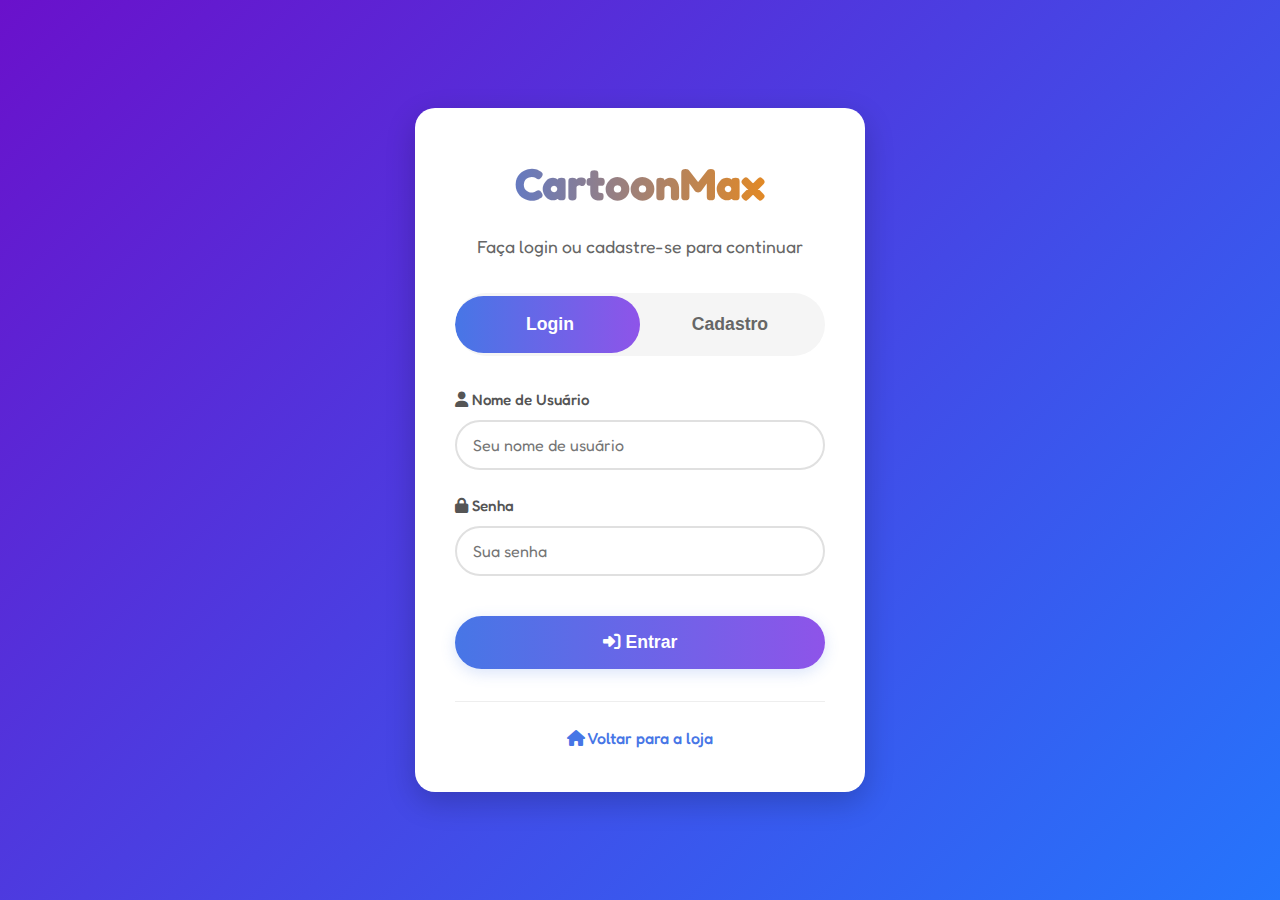
<file: admin.html>
<!DOCTYPE html>
<html lang="pt-br">
<head>
    <meta charset="UTF-8">
    <meta name="viewport" content="width=device-width, initial-scale=1.0">
    <title>Painel Administrativo - CartoonMax</title>
    <link rel="stylesheet" href="https://cdnjs.cloudflare.com/ajax/libs/font-awesome/6.0.0-beta3/css/all.min.css">
    <link rel="stylesheet" href="admin.css">
    <link rel="stylesheet" href="https://fonts.googleapis.com/css2?family=Fredoka:wght@300;400;500;600;700&display=swap">
</head>
<body>
    <div class="admin-container">
        <div class="admin-sidebar">
            <div class="admin-logo">
                <h2>CartoonMax</h2>
            </div>
            <nav class="admin-nav">
                <a href="#" class="nav-link active" data-tab="dashboard">
                    <i class="fas fa-tachometer-alt"></i>
                    <span>Dashboard</span>
                </a>
                <a href="#" class="nav-link" data-tab="products">
                    <i class="fas fa-box"></i>
                    <span>Produtos</span>
                </a>
                <a href="#" class="nav-link" data-tab="orders">
                    <i class="fas fa-shopping-cart"></i>
                    <span>Pedidos</span>
                </a>
                <a href="#" class="nav-link" data-tab="users">
                    <i class="fas fa-users"></i>
                    <span>Usuários</span>
                </a>
                <a href="#" class="nav-link" data-tab="chat">
                    <i class="fas fa-comments"></i>
                    <span>Chat</span>
                    <span class="nav-badge">0</span>
                </a>
            </nav>
        </div>
        <div class="admin-content">
            <header class="admin-header">
                <div class="admin-search">
                    <i class="fas fa-search"></i>
                    <input type="text" placeholder="Pesquisar...">
                </div>
                <div class="admin-user">
                    <div class="admin-notifications">
                        <i class="fas fa-bell"></i>
                    </div>
                    <div class="admin-profile">
                        <span id="admin-name">Admin</span>
                        <button id="admin-logout-btn">Sair</button>
                    </div>
                </div>
            </header>
            
            <!-- Dashboard Tab -->
            <div id="dashboard-tab" class="admin-tab active">
                <h2 class="tab-title">Dashboard</h2>
                <div class="dashboard-stats">
                    <div class="stat-card">
                        <div class="stat-icon">
                            <i class="fas fa-box"></i>
                        </div>
                        <div class="stat-info">
                            <h3>Produtos</h3>
                            <p id="total-products">0</p>
                        </div>
                    </div>
                    <div class="stat-card">
                        <div class="stat-icon">
                            <i class="fas fa-shopping-cart"></i>
                        </div>
                        <div class="stat-info">
                            <h3>Pedidos</h3>
                            <p id="total-orders">0</p>
                        </div>
                    </div>
                    <div class="stat-card">
                        <div class="stat-icon">
                            <i class="fas fa-users"></i>
                        </div>
                        <div class="stat-info">
                            <h3>Usuários</h3>
                            <p id="total-users">0</p>
                        </div>
                    </div>
                    <div class="stat-card">
                        <div class="stat-icon">
                            <i class="fas fa-dollar-sign"></i>
                        </div>
                        <div class="stat-info">
                            <h3>Receita</h3>
                            <p id="total-revenue">R$ 0.00</p>
                        </div>
                    </div>
                </div>
                <div class="dashboard-charts">
                    <div class="chart-card">
                        <h3>Vendas Recentes</h3>
                        <div id="recent-sales" class="sales-list">
                            <!-- Sales will be loaded here -->
                        </div>
                    </div>
                    <div class="chart-card">
                        <h3>Produtos Populares</h3>
                        <div class="popular-products">
                            <div class="product-item">
                                <div class="product-icon">🎮</div>
                                <div class="product-info">
                                    <h4>Minecraft Premium</h4>
                                    <div class="product-progress">
                                        <div class="progress-bar" style="width: 75%"></div>
                                    </div>
                                </div>
                                <div class="product-sales">75%</div>
                            </div>
                            <div class="product-item">
                                <div class="product-icon">🎁</div>
                                <div class="product-info">
                                    <h4>Gift Card Steam</h4>
                                    <div class="product-progress">
                                        <div class="progress-bar" style="width: 60%"></div>
                                    </div>
                                </div>
                                <div class="product-sales">60%</div>
                            </div>
                            <div class="product-item">
                                <div class="product-icon">👥</div>
                                <div class="product-info">
                                    <h4>Seguidores Instagram</h4>
                                    <div class="product-progress">
                                        <div class="progress-bar" style="width: 45%"></div>
                                    </div>
                                </div>
                                <div class="product-sales">45%</div>
                            </div>
                        </div>
                    </div>
                </div>
            </div>
            
            <!-- Products Tab -->
            <div id="products-tab" class="admin-tab">
                <div class="tab-header">
                    <h2 class="tab-title">Produtos</h2>
                    <button id="add-product-btn" class="btn-primary">
                        <i class="fas fa-plus"></i> Adicionar Produto
                    </button>
                </div>
                <div class="table-container">
                    <table class="admin-table">
                        <thead>
                            <tr>
                                <th>ID</th>
                                <th>Nome</th>
                                <th>Preço</th>
                                <th>Categoria</th>
                                <th>Ações</th>
                            </tr>
                        </thead>
                        <tbody id="products-table-body">
                            <!-- Products will be loaded here -->
                        </tbody>
                    </table>
                </div>
            </div>
            
            <!-- Orders Tab -->
            <div id="orders-tab" class="admin-tab">
                <div class="tab-header">
                    <h2 class="tab-title">Pedidos</h2>
                    <div class="filter-container">
                        <label for="order-status-filter">Status:</label>
                        <select id="order-status-filter">
                            <option value="all">Todos</option>
                            <option value="pending">Pendentes</option>
                            <option value="approved">Aprovados</option>
                            <option value="completed">Concluídos</option>
                            <option value="denied">Negados</option>
                            <option value="cancelled">Cancelados</option>
                        </select>
                    </div>
                </div>
                <div class="table-container">
                    <table class="admin-table">
                        <thead>
                            <tr>
                                <th>ID</th>
                                <th>Cliente</th>
                                <th>Data</th>
                                <th>Total</th>
                                <th>Status</th>
                                <th>Ações</th>
                            </tr>
                        </thead>
                        <tbody id="orders-table-body">
                            <!-- Orders will be loaded here -->
                        </tbody>
                    </table>
                </div>
            </div>
            
            <!-- Users Tab -->
            <div id="users-tab" class="admin-tab">
                <h2 class="tab-title">Usuários</h2>
                <div class="table-container">
                    <table class="admin-table">
                        <thead>
                            <tr>
                                <th>ID</th>
                                <th>Nome</th>
                                <th>Usuário</th>
                                <th>Criado em</th>
                                <th>Último Login</th>
                                <th>Ações</th>
                            </tr>
                        </thead>
                        <tbody id="users-table-body">
                            <!-- Users will be loaded here -->
                        </tbody>
                    </table>
                </div>
            </div>
            
            <!-- Chat Tab -->
            <div id="chat-tab" class="admin-tab">
                <h2 class="tab-title">Chat com Clientes</h2>
                <div class="chat-container">
                    <div class="chat-sidebar">
                        <div class="chat-header">
                            <div class="chat-filter">
                                <select id="chat-filter">
                                    <option value="all">Todos os chats</option>
                                    <option value="active">Chats ativos</option>
                                    <option value="completed">Chats concluídos</option>
                                </select>
                            </div>
                            <div class="chat-search">
                                <i class="fas fa-search"></i>
                                <input type="text" id="search-chat" placeholder="Pesquisar...">
                            </div>
                        </div>
                        <div id="chat-list" class="chat-list">
                            <!-- Chat list will be loaded here -->
                        </div>
                    </div>
                    <div class="chat-main">
                        <div class="chat-header">
                            <div class="chat-user-info">
                                <div class="chat-avatar">
                                    <i class="fas fa-user"></i>
                                </div>
                                <div class="chat-user-details">
                                    <h3 id="chat-user-name">Selecione um chat</h3>
                                    <div id="chat-user-status" class="chat-user-status">Offline</div>
                                </div>
                            </div>
                            <div class="chat-actions">
                                <button id="view-order-btn" class="btn-small btn-primary">Ver Pedido</button>
                                <button id="mark-completed-btn" class="btn-small btn-success">Marcar como Concluído</button>
                            </div>
                        </div>
                        <div id="chat-messages" class="chat-messages">
                            <div class="no-chat-selected">
                                <i class="fas fa-comments"></i>
                                <p>Selecione um chat para começar</p>
                            </div>
                        </div>
                        <div class="chat-input">
                            <textarea id="chat-message-input" placeholder="Digite sua mensagem..." disabled></textarea>
                            <button id="send-message-btn" disabled><i class="fas fa-paper-plane"></i></button>
                        </div>
                    </div>
                </div>
            </div>
        </div>
    </div>
    
    <!-- Product Modal -->
    <div id="product-modal" class="admin-modal">
        <div class="modal-content">
            <div class="modal-header">
                <h3 id="product-modal-title">Adicionar Produto</h3>
                <button class="close-modal">&times;</button>
            </div>
            <div class="modal-body">
                <form id="product-form">
                    <div class="form-group">
                        <label for="product-name">Nome do Produto</label>
                        <input type="text" id="product-name" required>
                    </div>
                    <div class="form-group">
                        <label for="product-price">Preço (R$)</label>
                        <input type="number" id="product-price" step="0.01" min="0" required>
                    </div>
                    <div class="form-group">
                        <label for="product-category">Categoria</label>
                        <select id="product-category" required>
                            <option value="jogos">Jogos</option>
                            <option value="giftcards">Gift Cards</option>
                            <option value="seguidores">Seguidores</option>
                            <option value="recargas">Recargas</option>
                            <option value="contas">Contas</option>
                        </select>
                    </div>
                    <div class="form-group">
                        <label for="product-emoji">Emoji</label>
                        <input type="text" id="product-emoji" placeholder="🎮" required>
                    </div>
                    <div class="form-actions">
                        <button type="button" class="btn-secondary close-modal">Cancelar</button>
                        <button type="submit" class="btn-primary">Salvar</button>
                    </div>
                </form>
            </div>
        </div>
    </div>
    
    <!-- Order Modal -->
    <div id="order-modal" class="admin-modal">
        <div class="modal-content">
            <div class="modal-header">
                <h3>Detalhes do Pedido</h3>
                <button class="close-modal">&times;</button>
            </div>
            <div class="modal-body">
                <div class="order-details">
                    <div class="order-info">
                        <div class="info-group">
                            <label>ID do Pedido:</label>
                            <span id="order-id"></span>
                        </div>
                        <div class="info-group">
                            <label>Cliente:</label>
                            <span id="order-customer"></span>
                        </div>
                        <div class="info-group">
                            <label>Data:</label>
                            <span id="order-date"></span>
                        </div>
                        <div class="info-group">
                            <label>Status:</label>
                            <span id="order-status" class="status-badge"></span>
                        </div>
                    </div>
                    <div class="order-items">
                        <h4>Itens do Pedido</h4>
                        <table class="admin-table">
                            <thead>
                                <tr>
                                    <th>Produto</th>
                                    <th>Quantidade</th>
                                    <th>Preço</th>
                                    <th>Subtotal</th>
                                </tr>
                            </thead>
                            <tbody id="order-items-body">
                                <!-- Order items will be loaded here -->
                            </tbody>
                            <tfoot>
                                <tr>
                                    <td colspan="3" class="text-right"><strong>Total:</strong></td>
                                    <td>R$ <span id="order-total">0.00</span></td>
                                </tr>
                            </tfoot>
                        </table>
                    </div>
                </div>
                <div class="form-actions">
                    <button type="button" class="btn-secondary close-modal">Fechar</button>
                    <button id="deny-order-btn" class="btn-danger">Negar Pedido</button>
                    <button id="approve-order-btn" class="btn-success">Aprovar Pedido</button>
                    <button id="chat-with-customer-btn" class="btn-primary">Chat com Cliente</button>
                </div>
            </div>
        </div>
    </div>
    
    <!-- User Modal -->
    <div id="user-modal" class="admin-modal">
        <div class="modal-content">
            <div class="modal-header">
                <h3>Detalhes do Usuário</h3>
                <button class="close-modal">&times;</button>
            </div>
            <div class="modal-body">
                <div class="user-details">
                    <div class="user-info">
                        <div class="info-group">
                            <label>ID:</label>
                            <span id="user-id"></span>
                        </div>
                        <div class="info-group">
                            <label>Nome:</label>
                            <span id="user-name"></span>
                        </div>
                        <div class="info-group">
                            <label>Usuário:</label>
                            <span id="user-username"></span>
                        </div>
                        <div class="info-group">
                            <label>Email:</label>
                            <span id="user-email"></span>
                        </div>
                        <div class="info-group">
                            <label>Criado em:</label>
                            <span id="user-created"></span>
                        </div>
                        <div class="info-group">
                            <label>Último Login:</label>
                            <span id="user-last-login"></span>
                        </div>
                    </div>
                    <div class="user-stats">
                        <div class="stat-card">
                            <div class="stat-icon">
                                <i class="fas fa-shopping-cart"></i>
                            </div>
                            <div class="stat-info">
                                <h3>Pedidos</h3>
                                <p id="user-orders-count">0</p>
                            </div>
                        </div>
                        <div class="stat-card">
                            <div class="stat-icon">
                                <i class="fas fa-dollar-sign"></i>
                            </div>
                            <div class="stat-info">
                                <h3>Total Gasto</h3>
                                <p id="user-total-spent">R$ 0.00</p>
                            </div>
                        </div>
                    </div>
                    <div class="user-orders">
                        <h4>Pedidos do Usuário</h4>
                        <table class="admin-table">
                            <thead>
                                <tr>
                                    <th>ID</th>
                                    <th>Data</th>
                                    <th>Total</th>
                                    <th>Status</th>
                                </tr>
                            </thead>
                            <tbody id="user-orders-body">
                                <!-- User orders will be loaded here -->
                            </tbody>
                        </table>
                    </div>
                </div>
                <div class="form-actions">
                    <button type="button" class="btn-secondary close-modal">Fechar</button>
                </div>
            </div>
        </div>
    </div>
    
    <script src="admin.js"></script>
    <script src="chat.js"></script>
</body>
</html>
</file>
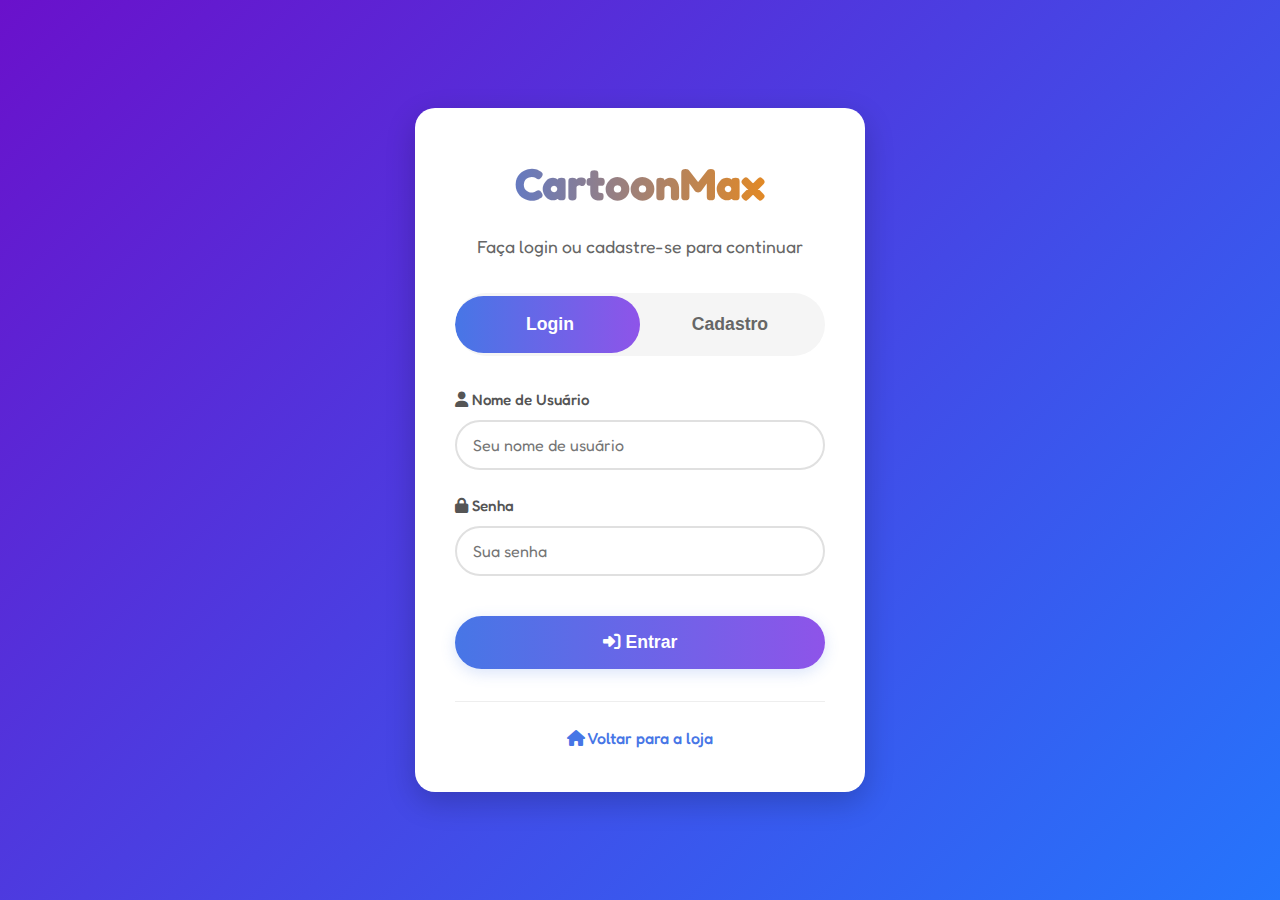
<file: login.html>
<!DOCTYPE html>
<html lang="pt-br">
<head>
    <meta charset="UTF-8">
    <meta name="viewport" content="width=device-width, initial-scale=1.0">
    <title>CartoonMax - Login</title>
    <link rel="stylesheet" href="styles.css">
    <link rel="stylesheet" href="login.css">
    <link href="https://fonts.googleapis.com/css2?family=Fredoka:wght@400;500;600;700&display=swap" rel="stylesheet">
    <link rel="stylesheet" href="https://cdnjs.cloudflare.com/ajax/libs/font-awesome/6.4.0/css/all.min.css">
</head>
<body class="login-body">
    <div class="login-container">
        <div class="login-header">
            <h1>Cartoon<span>Max</span></h1>
            <p>Faça login ou cadastre-se para continuar</p>
        </div>

        <div class="tabs" id="tabs">
            <button class="tab-btn active" data-tab="login">Login</button>
            <button class="tab-btn" data-tab="register">Cadastro</button>
        </div>

        <div class="tab-content active" id="login-tab">
            <form id="login-form">
                <div class="form-group">
                    <label for="login-username"><i class="fas fa-user"></i> Nome de Usuário</label>
                    <input type="text" id="login-username" placeholder="Seu nome de usuário" required>
                </div>
                <div class="form-group">
                    <label for="login-password"><i class="fas fa-lock"></i> Senha</label>
                    <input type="password" id="login-password" placeholder="Sua senha" required>
                </div>
                <button type="submit" class="btn-primary">
                    <i class="fas fa-sign-in-alt"></i> Entrar
                </button>
                <div id="login-message"></div>
            </form>
        </div>

        <div class="tab-content" id="register-tab">
            <form id="register-form">
                <div class="form-group">
                    <label for="register-name"><i class="fas fa-user-circle"></i> Nome Completo</label>
                    <input type="text" id="register-name" placeholder="Seu nome completo" required>
                </div>
                <div class="form-group">
                    <label for="register-username"><i class="fas fa-user"></i> Nome de Usuário</label>
                    <input type="text" id="register-username" placeholder="Escolha um nome de usuário" required>
                </div>
                <div class="form-group">
                    <label for="register-password"><i class="fas fa-lock"></i> Senha</label>
                    <input type="password" id="register-password" placeholder="Crie uma senha forte" required>
                </div>
                <div class="form-group">
                    <label for="register-confirm-password"><i class="fas fa-check-circle"></i> Confirmar Senha</label>
                    <input type="password" id="register-confirm-password" placeholder="Confirme sua senha" required>
                </div>
                <button type="submit" class="btn-primary">
                    <i class="fas fa-user-plus"></i> Cadastrar
                </button>
                <div id="register-message"></div>
            </form>
        </div>

        <div class="login-footer">
            <a href="index.html"><i class="fas fa-home"></i> Voltar para a loja</a>
        </div>
    </div>

    <script src="login.js"></script>
</body>
</html>
</file>
<file: admin.css>
/* Admin Panel Styles */
:root {
    --primary-color: #4776E6;
    --secondary-color: #8E54E9;
    --success-color: #27ae60;
    --danger-color: #e74c3c;
    --warning-color: #f39c12;
    --info-color: #3498db;
    --dark-color: #2c3e50;
    --light-color: #ecf0f1;
    --gray-color: #95a5a6;
    --sidebar-width: 250px;
    --header-height: 70px;
    --border-radius: 10px;
    --box-shadow: 0 4px 6px rgba(0, 0, 0, 0.1);
    --transition: all 0.3s ease;
}

body {
    font-family: 'Fredoka', sans-serif;
    margin: 0;
    padding: 0;
    background-color: #f5f7fa;
    color: var(--dark-color);
}

.admin-container {
    display: flex;
    min-height: 100vh;
}

/* Sidebar */
.admin-sidebar {
    width: var(--sidebar-width);
    background: linear-gradient(to bottom, var(--primary-color), var(--secondary-color));
    color: white;
    padding: 20px 0;
    position: fixed;
    height: 100vh;
    overflow-y: auto;
    z-index: 10;
}

.admin-logo {
    padding: 0 20px;
    margin-bottom: 30px;
    text-align: center;
}

.admin-logo h2 {
    font-size: 1.8rem;
    margin: 0;
}

.admin-logo span {
    color: #FFD700;
}

.admin-nav ul {
    list-style: none;
    padding: 0;
    margin: 0;
}

.admin-nav li {
    margin-bottom: 5px;
}

.admin-nav .nav-link {
    display: flex;
    align-items: center;
    padding: 12px 20px;
    color: white;
    text-decoration: none;
    transition: var(--transition);
    border-left: 3px solid transparent;
}

.admin-nav .nav-link i {
    margin-right: 10px;
    width: 20px;
    text-align: center;
}

.admin-nav .nav-link:hover,
.admin-nav .nav-link.active {
    background-color: rgba(255, 255, 255, 0.1);
    border-left-color: white;
}

.admin-logout {
    padding: 20px;
    position: absolute;
    bottom: 0;
    width: 100%;
    box-sizing: border-box;
}

.admin-logout a {
    display: block;
    color: white;
    text-decoration: none;
    padding: 10px;
    border-radius: var(--border-radius);
    transition: var(--transition);
    text-align: center;
}

.admin-logout a:hover {
    background-color: rgba(255, 255, 255, 0.1);
}

/* Main Content */
.admin-content {
    flex: 1;
    margin-left: var(--sidebar-width);
    padding: 20px;
    box-sizing: border-box;
}

/* Header */
.admin-header {
    display: flex;
    justify-content: space-between;
    align-items: center;
    padding: 15px 0;
    margin-bottom: 30px;
    border-bottom: 1px solid #eee;
}

.admin-search {
    display: flex;
    align-items: center;
}

.admin-search input {
    padding: 10px 15px;
    border: 1px solid #ddd;
    border-radius: var(--border-radius) 0 0 var(--border-radius);
    font-size: 0.9rem;
    width: 300px;
}

.admin-search button {
    background-color: var(--primary-color);
    color: white;
    border: none;
    padding: 10px 15px;
    border-radius: 0 var(--border-radius) var(--border-radius) 0;
    cursor: pointer;
}

.admin-user {
    display: flex;
    align-items: center;
}

.admin-user span {
    margin-right: 10px;
    font-weight: 500;
}

.admin-avatar {
    width: 40px;
    height: 40px;
    background-color: var(--primary-color);
    color: white;
    border-radius: 50%;
    display: flex;
    align-items: center;
    justify-content: center;
}

/* Tabs */
.admin-tab {
    display: none;
}

.admin-tab.active {
    display: block;
}

.tab-title {
    margin-top: 0;
    margin-bottom: 20px;
    font-size: 1.8rem;
    color: var(--dark-color);
}

/* Dashboard */
.dashboard-cards {
    display: grid;
    grid-template-columns: repeat(auto-fill, minmax(250px, 1fr));
    gap: 20px;
    margin-bottom: 30px;
}

.dashboard-card {
    background-color: white;
    border-radius: var(--border-radius);
    padding: 20px;
    box-shadow: var(--box-shadow);
    display: flex;
    align-items: center;
}

.card-icon {
    width: 50px;
    height: 50px;
    background: linear-gradient(to right, var(--primary-color), var(--secondary-color));
    color: white;
    border-radius: 50%;
    display: flex;
    align-items: center;
    justify-content: center;
    font-size: 1.5rem;
    margin-right: 15px;
}

.card-info h3 {
    margin: 0;
    font-size: 1rem;
    color: var(--gray-color);
}

.card-info p {
    margin: 5px 0 0;
    font-size: 1.5rem;
    font-weight: 600;
}

.dashboard-charts {
    display: grid;
    grid-template-columns: 1fr;
    gap: 20px;
}

.chart-container {
    background-color: white;
    border-radius: var(--border-radius);
    padding: 20px;
    box-shadow: var(--box-shadow);
}

.chart-container h3 {
    margin-top: 0;
    margin-bottom: 15px;
    font-size: 1.2rem;
}

.recent-sales {
    max-height: 300px;
    overflow-y: auto;
}

.sale-item {
    display: flex;
    justify-content: space-between;
    align-items: center;
    padding: 10px 0;
    border-bottom: 1px solid #eee;
}

.sale-item:last-child {
    border-bottom: none;
}

.sale-info {
    display: flex;
    align-items: center;
}

.sale-avatar {
    width: 30px;
    height: 30px;
    background-color: var(--light-color);
    border-radius: 50%;
    display: flex;
    align-items: center;
    justify-content: center;
    margin-right: 10px;
    font-size: 0.8rem;
}

.sale-details h4 {
    margin: 0;
    font-size: 0.9rem;
}

.sale-details p {
    margin: 3px 0 0;
    font-size: 0.8rem;
    color: var(--gray-color);
}

.sale-amount {
    font-weight: 600;
}

/* Tables */
.admin-table-container {
    background-color: white;
    border-radius: var(--border-radius);
    padding: 20px;
    box-shadow: var(--box-shadow);
    overflow-x: auto;
}

.admin-table {
    width: 100%;
    border-collapse: collapse;
}

.admin-table th,
.admin-table td {
    padding: 12px 15px;
    text-align: left;
    border-bottom: 1px solid #eee;
}

.admin-table th {
    font-weight: 600;
    color: var(--dark-color);
    background-color: #f9f9f9;
}

.admin-table tbody tr:hover {
    background-color: #f5f5f5;
}

.admin-table .btn-action {
    background: none;
    border: none;
    cursor: pointer;
    font-size: 1rem;
    padding: 5px;
    margin-right: 5px;
    color: var(--dark-color);
    transition: var(--transition);
}

.admin-table .btn-action:hover {
    color: var(--primary-color);
}

.admin-table .btn-edit:hover {
    color: var(--info-color);
}

.admin-table .btn-delete:hover {
    color: var(--danger-color);
}

/* Actions */
.admin-actions {
    display: flex;
    justify-content: space-between;
    margin-bottom: 20px;
}

.btn-primary {
    background: linear-gradient(to right, var(--primary-color), var(--secondary-color));
    color: white;
    border: none;
    padding: 10px 20px;
    border-radius: var(--border-radius);
    cursor: pointer;
    font-family: 'Fredoka', sans-serif;
    font-size: 0.9rem;
    transition: var(--transition);
}

.btn-primary:hover {
    box-shadow: 0 5px 15px rgba(0, 0, 0, 0.1);
    transform: translateY(-2px);
}

.btn-success {
    background-color: var(--success-color);
    color: white;
    border: none;
    padding: 10px 20px;
    border-radius: var(--border-radius);
    cursor: pointer;
    font-family: 'Fredoka', sans-serif;
    font-size: 0.9rem;
    transition: var(--transition);
}

.btn-success:hover {
    background-color: #219653;
}

.btn-danger {
    background-color: var(--danger-color);
    color: white;
    border: none;
    padding: 10px 20px;
    border-radius: var(--border-radius);
    cursor: pointer;
    font-family: 'Fredoka', sans-serif;
    font-size: 0.9rem;
    transition: var(--transition);
}

.btn-danger:hover {
    background-color: #c0392b;
}

.btn-small {
    padding: 5px 10px;
    font-size: 0.8rem;
}

.filter-options {
    display: flex;
    align-items: center;
}

.filter-options select {
    padding: 8px 12px;
    border: 1px solid #ddd;
    border-radius: var(--border-radius);
    font-family: 'Fredoka', sans-serif;
    font-size: 0.9rem;
}

/* Modals */
.admin-modal {
    display: none;
    position: fixed;
    z-index: 100;
    left: 0;
    top: 0;
    width: 100%;
    height: 100%;
    background-color: rgba(0, 0, 0, 0.5);
    overflow: auto;
}

.modal-content {
    background-color: white;
    margin: 10% auto;
    padding: 30px;
    border-radius: var(--border-radius);
    width: 80%;
    max-width: 600px;
    box-shadow: 0 5px 20px rgba(0, 0, 0, 0.2);
    position: relative;
    animation: modalFadeIn 0.3s;
}

@keyframes modalFadeIn {
    from {
        opacity: 0;
        transform: translateY(-50px);
    }
    to {
        opacity: 1;
        transform: translateY(0);
    }
}

.close-modal {
    position: absolute;
    top: 15px;
    right: 20px;
    font-size: 1.5rem;
    cursor: pointer;
    color: var(--gray-color);
}

.close-modal:hover {
    color: var(--dark-color);
}

.modal-content h2 {
    margin-top: 0;
    margin-bottom: 20px;
    color: var(--dark-color);
}

.form-group {
    margin-bottom: 15px;
}

.form-group label {
    display: block;
    margin-bottom: 5px;
    font-weight: 500;
}

.form-group input,
.form-group select,
.form-group textarea {
    width: 100%;
    padding: 10px;
    border: 1px solid #ddd;
    border-radius: var(--border-radius);
    font-family: 'Fredoka', sans-serif;
    font-size: 0.9rem;
    box-sizing: border-box;
}

.form-group input:focus,
.form-group select:focus,
.form-group textarea:focus {
    outline: none;
    border-color: var(--primary-color);
}

/* Order Details */
.order-details {
    margin-top: 20px;
}

.order-info {
    margin-bottom: 20px;
}

.order-info p {
    margin: 5px 0;
}

.order-items h3 {
    margin-top: 0;
    margin-bottom: 15px;
}

.order-total {
    text-align: right;
    margin-top: 15px;
    font-size: 1.1rem;
}

.order-actions {
    display: flex;
    justify-content: flex-end;
    gap: 10px;
    margin-top: 20px;
}

/* Notification Badge */
.notification-badge {
    background-color: var(--danger-color);
    color: white;
    border-radius: 50%;
    padding: 2px 6px;
    font-size: 0.7rem;
    margin-left: 5px;
}

/* Chat Styles */
.chat-container {
    display: flex;
    height: calc(100vh - var(--header-height) - 100px);
    background-color: white;
    border-radius: var(--border-radius);
    overflow: hidden;
    box-shadow: var(--box-shadow);
}

.chat-sidebar {
    width: 300px;
    border-right: 1px solid #eee;
    display: flex;
    flex-direction: column;
}

.chat-filter {
    padding: 15px;
    border-bottom: 1px solid #eee;
}

.chat-filter select {
    width: 100%;
    padding: 8px;
    border: 1px solid #ddd;
    border-radius: var(--border-radius);
    margin-bottom: 10px;
    font-family: 'Fredoka', sans-serif;
}

.search-chat input {
    width: 100%;
    padding: 8px;
    border: 1px solid #ddd;
    border-radius: var(--border-radius);
    font-family: 'Fredoka', sans-serif;
    box-sizing: border-box;
}

.chat-list {
    flex: 1;
    overflow-y: auto;
}

.chat-item {
    display: flex;
    align-items: center;
    padding: 15px;
    border-bottom: 1px solid #eee;
    cursor: pointer;
    transition: var(--transition);
}

.chat-item:hover {
    background-color: #f5f5f5;
}

.chat-item.active {
    background-color: #f0f7ff;
    border-left: 3px solid var(--primary-color);
}

.chat-item-avatar {
    width: 40px;
    height: 40px;
    background-color: var(--light-color);
    border-radius: 50%;
    display: flex;
    align-items: center;
    justify-content: center;
    margin-right: 10px;
    position: relative;
}

.status-indicator {
    width: 10px;
    height: 10px;
    border-radius: 50%;
    position: absolute;
    bottom: 0;
    right: 0;
    border: 2px solid white;
}

.status-online {
    background-color: var(--success-color);
}

.status-offline {
    background-color: var(--gray-color);
}

.chat-item-info {
    flex: 1;
}

.chat-item-name {
    font-weight: 500;
    margin: 0;
    font-size: 0.95rem;
}

.chat-item-preview {
    margin: 3px 0 0;
    font-size: 0.8rem;
    color: var(--gray-color);
    white-space: nowrap;
    overflow: hidden;
    text-overflow: ellipsis;
    max-width: 180px;
}

.chat-item-time {
    font-size: 0.7rem;
    color: var(--gray-color);
}

.chat-item-badge {
    background-color: var(--primary-color);
    color: white;
    border-radius: 50%;
    min-width: 18px;
    height: 18px;
    display: flex;
    align-items: center;
    justify-content: center;
    font-size: 0.7rem;
    margin-left: 5px;
}

.chat-main {
    flex: 1;
    display: flex;
    flex-direction: column;
}

.chat-header {
    display: flex;
    align-items: center;
    justify-content: space-between;
    padding: 15px;
    border-bottom: 1px solid #eee;
}

.chat-user-info {
    display: flex;
    align-items: center;
}

.chat-avatar {
    width: 40px;
    height: 40px;
    background-color: var(--light-color);
    border-radius: 50%;
    display: flex;
    align-items: center;
    justify-content: center;
    margin-right: 10px;
}

.chat-user-details h3 {
    margin: 0;
    font-size: 1rem;
}

.chat-user-status {
    font-size: 0.8rem;
    color: var(--gray-color);
}

.chat-actions {
    display: flex;
    gap: 10px;
}

.chat-messages {
    flex: 1;
    padding: 15px;
    overflow-y: auto;
    background-color: #f9f9f9;
    display: flex;
    flex-direction: column;
}

.no-chat-selected {
    display: flex;
    flex-direction: column;
    align-items: center;
    justify-content: center;
    height: 100%;
    color: var(--gray-color);
}

.no-chat-selected i {
    font-size: 3rem;
    margin-bottom: 15px;
    opacity: 0.5;
}

.message {
    max-width: 70%;
    margin-bottom: 15px;
    padding: 10px 15px;
    border-radius: 15px;
    position: relative;
    animation: fadeIn 0.3s;
}

@keyframes fadeIn {
    from { opacity: 0; transform: translateY(10px); }
    to { opacity: 1; transform: translateY(0); }
}

.message-incoming {
    align-self: flex-start;
    background-color: white;
    border: 1px solid #eee;
    border-bottom-left-radius: 5px;
}

.message-outgoing {
    align-self: flex-end;
    background: linear-gradient(to right, var(--primary-color), var(--secondary-color));
    color: white;
    border-bottom-right-radius: 5px;
}

.message-content {
    margin: 0;
    font-size: 0.95rem;
    line-height: 1.4;
}

.message-time {
    font-size: 0.7rem;
    margin-top: 5px;
    text-align: right;
    opacity: 0.8;
}

.message-status {
    display: inline-block;
    margin-left: 5px;
}

.chat-date-divider {
    display: flex;
    align-items: center;
    margin: 20px 0;
    color: var(--gray-color);
    font-size: 0.8rem;
}

.chat-date-divider::before,
.chat-date-divider::after {
    content: "";
    flex: 1;
    height: 1px;
    background-color: #eee;
}

.chat-date-divider::before {
    margin-right: 10px;
}

.chat-date-divider::after {
    margin-left: 10px;
}

.chat-input {
    display: flex;
    align-items: center;
    padding: 15px;
    border-top: 1px solid #eee;
}

.chat-input textarea {
    flex: 1;
    height: 40px;
    max-height: 120px;
    padding: 10px 15px;
    border: 1px solid #ddd;
    border-radius: 20px;
    resize: none;
    font-family: 'Fredoka', sans-serif;
    font-size: 0.9rem;
    overflow-y: auto;
}

.chat-input textarea:focus {
    outline: none;
    border-color: var(--primary-color);
}

.chat-input button {
    width: 40px;
    height: 40px;
    background: linear-gradient(to right, var(--primary-color), var(--secondary-color));
    color: white;
    border: none;
    border-radius: 50%;
    margin-left: 10px;
    cursor: pointer;
    display: flex;
    align-items: center;
    justify-content: center;
    transition: var(--transition);
}

.chat-input button:hover {
    transform: scale(1.05);
}

.chat-input button:disabled {
    background: var(--gray-color);
    cursor: not-allowed;
}

/* User Chat Interface */
.user-chat-button {
    position: fixed;
    bottom: 20px;
    right: 20px;
    width: 60px;
    height: 60px;
    background: linear-gradient(to right, var(--primary-color), var(--secondary-color));
    color: white;
    border: none;
    border-radius: 50%;
    display: flex;
    align-items: center;
    justify-content: center;
    font-size: 1.5rem;
    cursor: pointer;
    box-shadow: 0 4px 10px rgba(0, 0, 0, 0.2);
    z-index: 99;
    transition: var(--transition);
}

.user-chat-button:hover {
    transform: scale(1.05);
}

.user-chat-button .notification-badge {
    position: absolute;
    top: -5px;
    right: -5px;
}

.user-chat-container {
    position: fixed;
    bottom: 90px;
    right: 20px;
    width: 350px;
    height: 450px;
    background-color: white;
    border-radius: var(--border-radius);
    box-shadow: 0 5px 20px rgba(0, 0, 0, 0.2);
    z-index: 99;
    display: none;
    flex-direction: column;
    overflow: hidden;
    animation: slideUp 0.3s;
}

@keyframes slideUp {
    from { opacity: 0; transform: translateY(20px); }
    to { opacity: 1; transform: translateY(0); }
}

.user-chat-container.active {
    display: flex;
}

.user-chat-header {
    display: flex;
    align-items: center;
    justify-content: space-between;
    padding: 15px;
    background: linear-gradient(to right, var(--primary-color), var(--secondary-color));
    color: white;
}

.user-chat-title {
    display: flex;
    align-items: center;
}

.user-chat-title h3 {
    margin: 0;
    font-size: 1rem;
}

.user-chat-close {
    background: none;
    border: none;
    color: white;
    cursor: pointer;
    font-size: 1.2rem;
}

.user-chat-messages {
    flex: 1;
    padding: 15px;
    overflow-y: auto;
    background-color: #f9f9f9;
    display: flex;
    flex-direction: column;
}

.user-chat-input {
    display: flex;
    align-items: center;
    padding: 10px;
    border-top: 1px solid #eee;
}

.user-chat-input textarea {
    flex: 1;
    height: 40px;
    padding: 10px 15px;
    border: 1px solid #ddd;
    border-radius: 20px;
    resize: none;
    font-family: 'Fredoka', sans-serif;
    font-size: 0.9rem;
}

.user-chat-input button {
    width: 40px;
    height: 40px;
    background: linear-gradient(to right, var(--primary-color), var(--secondary-color));
    color: white;
    border: none;
    border-radius: 50%;
    margin-left: 10px;
    cursor: pointer;
    display: flex;
    align-items: center;
    justify-content: center;
}

/* Responsive Styles */
@media (max-width: 1024px) {
    .chat-container {
        flex-direction: column;
        height: auto;
    }
    
    .chat-sidebar {
        width: 100%;
        height: 300px;
    }
    
    .chat-main {
        height: calc(100vh - var(--header-height) - 400px);
    }
    
    .user-chat-container {
        width: 300px;
        height: 400px;
    }
}

@media (max-width: 768px) {
    .admin-sidebar {
        width: 70px;
        padding: 15px 0;
    }
    
    .admin-logo {
        padding: 0 10px;
    }
    
    .admin-logo h2 {
        font-size: 1.2rem;
    }
    
    .admin-nav .nav-link {
        padding: 12px;
        justify-content: center;
    }
    
    .admin-nav .nav-link i {
        margin-right: 0;
    }
    
    .admin-nav .nav-link span {
        display: none;
    }
    
    .admin-content {
        margin-left: 70px;
    }
    
    .admin-search input {
        width: 200px;
    }
    
    .user-chat-container {
        width: calc(100% - 40px);
        right: 20px;
        bottom: 80px;
    }
}
</file>
<file: login.css>
.login-body {
    background: linear-gradient(135deg, #6a11cb 0%, #2575fc 100%);
    display: flex;
    justify-content: center;
    align-items: center;
    min-height: 100vh;
    padding: 20px;
    font-family: 'Fredoka', sans-serif;
}

.login-container {
    background-color: white;
    border-radius: 20px;
    box-shadow: 0 10px 30px rgba(0, 0, 0, 0.2);
    width: 100%;
    max-width: 450px;
    padding: 2.5rem;
    animation: fadeIn 0.5s ease;
}

@keyframes fadeIn {
    from { opacity: 0; transform: translateY(-20px); }
    to { opacity: 1; transform: translateY(0); }
}

.login-header {
    text-align: center;
    margin-bottom: 2rem;
}

.login-header h1 {
    font-size: 2.8rem;
    font-weight: 700;
    margin-bottom: 0.8rem;
    background: linear-gradient(to right, #4776E6, #FF8C00);
    -webkit-background-clip: text;
    -webkit-text-fill-color: transparent;
    background-clip: text;
}

.login-header span {
    color: #FF8C00;
}

.login-header p {
    color: #666;
    font-size: 1.1rem;
    margin-top: 0.5rem;
}

.tabs {
    display: flex;
    margin-bottom: 2rem;
    border-radius: 50px;
    background-color: #f5f5f5;
    padding: 5px;
    position: relative;
    overflow: hidden;
}

.tab-btn {
    flex: 1;
    background: none;
    border: none;
    padding: 1rem;
    font-size: 1.1rem;
    font-weight: 600;
    color: #666;
    cursor: pointer;
    transition: all 0.3s ease;
    position: relative;
    z-index: 1;
    border-radius: 50px;
}

.tab-btn.active {
    color: white;
}

.tabs::after {
    content: '';
    position: absolute;
    width: 50%;
    height: 90%;
    background: linear-gradient(to right, #4776E6, #8E54E9);
    top: 5%;
    left: 0;
    border-radius: 50px;
    transition: all 0.3s ease;
    z-index: 0;
}

.tabs.register-active::after {
    left: 50%;
}

.tab-content {
    display: none;
    animation: fadeIn 0.5s ease;
}

.tab-content.active {
    display: block;
}

.form-group {
    margin-bottom: 1.5rem;
}

.form-group label {
    display: block;
    margin-bottom: 0.5rem;
    font-weight: 500;
    color: #555;
    font-size: 0.95rem;
}

.form-group input {
    width: 100%;
    padding: 0.8rem 1rem;
    border: 2px solid #e0e0e0;
    border-radius: 50px;
    font-size: 1rem;
    transition: all 0.3s ease;
    font-family: 'Fredoka', sans-serif;
}

.form-group input:focus {
    border-color: #4776E6;
    outline: none;
    box-shadow: 0 0 0 3px rgba(71, 118, 230, 0.1);
}

.btn-primary {
    width: 100%;
    padding: 1rem;
    background: linear-gradient(to right, #4776E6, #8E54E9);
    color: white;
    border: none;
    border-radius: 50px;
    font-size: 1.1rem;
    font-weight: 600;
    cursor: pointer;
    transition: all 0.3s ease;
    margin-top: 1rem;
    box-shadow: 0 4px 15px rgba(71, 118, 230, 0.2);
}

.btn-primary:hover {
    transform: translateY(-3px);
    box-shadow: 0 7px 20px rgba(71, 118, 230, 0.3);
}

.btn-primary:active {
    transform: translateY(0);
}

.login-footer {
    text-align: center;
    margin-top: 2rem;
    padding-top: 1.5rem;
    border-top: 1px solid #eee;
}

.login-footer a {
    color: #4776E6;
    text-decoration: none;
    font-weight: 500;
    transition: all 0.3s ease;
}

.login-footer a:hover {
    color: #8E54E9;
    text-decoration: underline;
}

/* Adicionar ou atualizar estas classes no arquivo login.css */
.error-message {
    color: #e74c3c;
    font-size: 0.9rem;
    margin-top: 0.5rem;
    padding: 0.5rem 1rem;
    background-color: rgba(231, 76, 60, 0.1);
    border-radius: 50px;
    text-align: center;
    display: none;
}

.error-message.show {
    display: block;
    animation: shake 0.5s ease;
}

@keyframes shake {
    0%, 100% { transform: translateX(0); }
    10%, 30%, 50%, 70%, 90% { transform: translateX(-5px); }
    20%, 40%, 60%, 80% { transform: translateX(5px); }
}

.success-message {
    color: #27ae60;
    font-size: 0.9rem;
    margin-top: 0.5rem;
    padding: 0.5rem 1rem;
    background-color: rgba(39, 174, 96, 0.1);
    border-radius: 50px;
    text-align: center;
    display: none;
}

.success-message.show {
    display: block;
    animation: fadeIn 0.5s ease;
}

@keyframes fadeIn {
    from { opacity: 0; transform: translateY(-10px); }
    to { opacity: 1; transform: translateY(0); }
}
</file>
<file: styles.css>
/* Reset e Estilos Gerais */
* {
    margin: 0;
    padding: 0;
    box-sizing: border-box;
}

:root {
    --primary-color: #4a86e8;
    --secondary-color: #ff9966;
    --accent-color: #ff6b6b;
    --light-color: #f9f9f9;
    --dark-color: #333333;
    --success-color: #66bb6a;
    --warning-color: #ffca28;
    --error-color: #ef5350;
    --border-radius: 12px;
    --box-shadow: 0 4px 12px rgba(0, 0, 0, 0.1);
    --transition: all 0.3s ease;
}

body {
    font-family: 'Fredoka', sans-serif;
    background-color: #f5f7fa;
    color: var(--dark-color);
    line-height: 1.6;
}

a {
    text-decoration: none;
    color: inherit;
}

ul {
    list-style: none;
}

.section-title {
    text-align: center;
    margin-bottom: 2rem;
    font-size: 2.2rem;
    color: var(--primary-color);
    position: relative;
    padding-bottom: 0.5rem;
}

.section-title::after {
    content: '';
    position: absolute;
    bottom: 0;
    left: 50%;
    transform: translateX(-50%);
    width: 80px;
    height: 4px;
    background-color: var(--secondary-color);
    border-radius: 2px;
}

.btn-primary {
    background-color: var(--primary-color);
    color: white;
    border: none;
    padding: 12px 24px;
    border-radius: var(--border-radius);
    font-size: 1rem;
    font-weight: 600;
    cursor: pointer;
    transition: var(--transition);
    box-shadow: var(--box-shadow);
}

.btn-primary:hover {
    background-color: #3a76d8;
    transform: translateY(-2px);
}

/* Header */
header {
    background-color: white;
    padding: 1rem 5%;
    display: flex;
    justify-content: space-between;
    align-items: center;
    position: sticky;
    top: 0;
    z-index: 1000;
    box-shadow: 0 2px 10px rgba(0, 0, 0, 0.1);
}

.logo h1 {
    font-size: 1.8rem;
    color: var(--primary-color);
}

.logo span {
    color: var(--secondary-color);
}

nav ul {
    display: flex;
    gap: 2rem;
}

nav ul li a {
    font-weight: 500;
    transition: var(--transition);
}

nav ul li a:hover {
    color: var(--primary-color);
}

.cart-icon {
    position: relative;
    font-size: 1.2rem;
}

.cart-count {
    position: absolute;
    top: -8px;
    right: -8px;
    background-color: var(--accent-color);
    color: white;
    font-size: 0.7rem;
    width: 18px;
    height: 18px;
    border-radius: 50%;
    display: flex;
    justify-content: center;
    align-items: center;
}

.menu-toggle {
    display: none;
    font-size: 1.5rem;
    cursor: pointer;
}

/* Hero Section */
.hero {
    display: flex;
    align-items: center;
    justify-content: space-between;
    padding: 4rem 5%;
    background: linear-gradient(135deg, #e0f7fa 0%, #bbdefb 100%);
    border-radius: 0 0 30px 30px;
    margin-bottom: 3rem;
}

.hero-content {
    flex: 1;
    max-width: 600px;
}

.hero-content h2 {
    font-size: 2.5rem;
    margin-bottom: 1rem;
    color: var(--dark-color);
}

.hero-content p {
    font-size: 1.2rem;
    margin-bottom: 2rem;
    color: #555;
}

.hero-image {
    flex: 1;
    display: flex;
    justify-content: center;
    align-items: center;
}

.hero-image img {
    max-width: 100%;
    height: auto;
    max-height: 300px;
    animation: float 3s ease-in-out infinite;
}

@keyframes float {
    0% { transform: translateY(0px); }
    50% { transform: translateY(-15px); }
    100% { transform: translateY(0px); }
}

/* Categorias */
.categories {
    padding: 3rem 5%;
}

.category-container {
    display: flex;
    flex-wrap: wrap;
    gap: 1.5rem;
    justify-content: center;
}

.category-card {
    background-color: white;
    border-radius: var(--border-radius);
    padding: 1.5rem;
    width: 180px;
    text-align: center;
    box-shadow: var(--box-shadow);
    transition: var(--transition);
    cursor: pointer;
}

.category-card:hover {
    transform: translateY(-5px);
}

.category-card:nth-child(1) { background-color: #e3f2fd; }
.category-card:nth-child(2) { background-color: #fff8e1; }
.category-card:nth-child(3) { background-color: #e8f5e9; }
.category-card:nth-child(4) { background-color: #ffebee; }
.category-card:nth-child(5) { background-color: #f3e5f5; }

.category-icon {
    font-size: 3rem;
    margin-bottom: 1rem;
}

.category-card h3 {
    font-size: 1.2rem;
    color: var(--dark-color);
}

/* Produtos */
.products {
    padding: 3rem 5%;
    background-color: #f5f7fa;
}

.products-container {
    display: grid;
    grid-template-columns: repeat(auto-fill, minmax(250px, 1fr));
    gap: 1.5rem;
}

.product-card {
    background-color: white;
    border-radius: var(--border-radius);
    padding: 1.5rem;
    display: flex;
    flex-direction: column;
    box-shadow: var(--box-shadow);
    transition: var(--transition);
}

.product-card:hover {
    transform: translateY(-5px);
}

.product-emoji {
    font-size: 3rem;
    margin-bottom: 1rem;
    text-align: center;
}

.product-info h3 {
    font-size: 1.2rem;
    margin-bottom: 0.5rem;
}

.product-price {
    font-size: 1.3rem;
    font-weight: 600;
    color: var(--primary-color);
    margin-bottom: 1rem;
}

.product-card .btn-primary {
    margin-top: auto;
}

/* Carrinho */
.cart-section {
    padding: 3rem 5%;
}

.cart-container {
    max-width: 800px;
    margin: 0 auto;
    background-color: white;
    border-radius: var(--border-radius);
    padding: 2rem;
    box-shadow: var(--box-shadow);
}

.cart-item {
    display: flex;
    align-items: center;
    padding: 1rem 0;
    border-bottom: 1px solid #eee;
}

.cart-item-emoji {
    font-size: 2rem;
    margin-right: 1rem;
}

.cart-item-info {
    flex: 1;
}

.cart-item-name {
    font-weight: 500;
}

.cart-item-price {
    color: var(--primary-color);
}

.cart-item-quantity {
    display: flex;
    align-items: center;
    margin-right: 1rem;
}

.quantity-btn {
    background-color: #f0f0f0;
    border: none;
    width: 30px;
    height: 30px;
    border-radius: 50%;
    display: flex;
    justify-content: center;
    align-items: center;
    cursor: pointer;
}

.quantity-value {
    margin: 0 0.5rem;
    font-weight: 500;
}

.remove-item {
    color: var(--error-color);
    background: none;
    border: none;
    cursor: pointer;
}

.cart-total {
    margin: 1.5rem 0;
    text-align: right;
    font-size: 1.2rem;
}

.empty-cart {
    text-align: center;
    padding: 2rem;
    color: #888;
}

/* Suporte */
.support {
    padding: 3rem 5%;
    background-color: #f5f7fa;
}

.support-container {
    display: flex;
    flex-wrap: wrap;
    gap: 1.5rem;
    justify-content: center;
}

.support-card {
    background-color: white;
    border-radius: var(--border-radius);
    padding: 2rem;
    width: 300px;
    text-align: center;
    box-shadow: var(--box-shadow);
}

.support-card i {
    font-size: 2.5rem;
    color: var(--primary-color);
    margin-bottom: 1rem;
}

.support-card h3 {
    margin-bottom: 0.5rem;
    color: var(--dark-color);
}

.support-card p {
    color: #666;
}

/* Footer */
footer {
    background-color: var(--dark-color);
    color: white;
    padding: 3rem 5% 1.5rem;
}

.footer-content {
    display: flex;
    flex-wrap: wrap;
    justify-content: space-between;
    gap: 2rem;
    margin-bottom: 2rem;
}

.footer-logo h2 {
    margin-bottom: 1rem;
    font-size: 1.8rem;
}

.footer-logo span {
    color: var(--secondary-color);
}

.footer-links h3, .footer-social h3 {
    margin-bottom: 1rem;
    font-size: 1.2rem;
}

.footer-links ul li {
    margin-bottom: 0.5rem;
}

.footer-links ul li a:hover {
    color: var(--secondary-color);
}

.social-icons {
    display: flex;
    gap: 1rem;
}

.social-icons a {
    width: 40px;
    height: 40px;
    background-color: rgba(255, 255, 255, 0.1);
    border-radius: 50%;
    display: flex;
    justify-content: center;
    align-items: center;
    transition: var(--transition);
}

.social-icons a:hover {
    background-color: var(--primary-color);
    transform: translateY(-3px);
}

.admin-link {
    text-align: center;
    padding-top: 1.5rem;
    border-top: 1px solid rgba(255, 255, 255, 0.1);
}

.admin-link a {
    color: #aaa;
    font-size: 0.9rem;
}

.admin-link a:hover {
    color: var(--secondary-color);
}

/* Responsividade */
@media (max-width: 992px) {
    .hero {
        flex-direction: column;
        text-align: center;
        padding: 3rem 5%;
    }
    
    .hero-content {
        margin-bottom: 2rem;
    }
    
    .footer-content {
        flex-direction: column;
        align-items: center;
        text-align: center;
    }
}

@media (max-width: 768px) {
    .menu-toggle {
        display: block;
    }
    
    nav {
        position: fixed;
        top: 0;
        right: -100%;
        width: 70%;
        height: 100vh;
        background-color: white;
        padding: 2rem;
        transition: var(--transition);
        box-shadow: -5px 0 15px rgba(0, 0, 0, 0.1);
    }
    
    nav.active {
        right: 0;
    }
    
    nav ul {
        flex-direction: column;
        gap: 1.5rem;
    }
    
    .products-container {
        grid-template-columns: repeat(auto-fill, minmax(200px, 1fr));
    }
}

@media (max-width: 576px) {
    .category-container {
        gap: 1rem;
    }
    
    .category-card {
        width: 140px;
        padding: 1rem;
    }
    
    .products-container {
        grid-template-columns: 1fr;
    }
    
    .cart-item {
        flex-wrap: wrap;
    }
    
    .cart-item-quantity {
        margin-top: 0.5rem;
    }
}

/* Adicionar ao final do arquivo styles.css */

/* User Menu */
.user-menu {
    position: relative;
}

.user-menu #login-link {
    display: flex;
    align-items: center;
    gap: 0.5rem;
}

.user-dropdown {
    display: none;
    position: absolute;
    top: 100%;
    right: 0;
    background-color: white;
    border-radius: var(--border-radius);
    box-shadow: var(--box-shadow);
    padding: 1rem;
    min-width: 150px;
    z-index: 1000;
}

.user-dropdown.active {
    display: block;
}

.user-dropdown span {
    display: block;
    font-weight: 600;
    margin-bottom: 0.5rem;
    padding-bottom: 0.5rem;
    border-bottom: 1px solid #eee;
    cursor: pointer;
}

.user-dropdown a {
    display: block;
    padding: 0.5rem 0;
    color: var(--dark-color);
    transition: var(--transition);
}

.user-dropdown a:hover {
    color: var(--primary-color);
}

/* Logout Button */
.logout-btn {
    background: none;
    border: none;
    color: inherit;
    font-family: 'Fredoka', sans-serif;
    font-size: 1rem;
    cursor: pointer;
    display: flex;
    align-items: center;
    gap: 0.5rem;
    padding: 0;
}

.logout-btn:hover {
    color: var(--secondary-color);
}

/* Responsividade para o menu de usuário */
@media (max-width: 768px) {
    .user-dropdown {
        position: static;
        width: 100%;
        box-shadow: none;
        padding: 0.5rem 0;
        margin-top: 0.5rem;
    }
}

/* Notificações */
.notification {
    position: fixed;
    bottom: -60px;
    left: 50%;
    transform: translateX(-50%);
    background-color: var(--success-color);
    color: white;
    padding: 12px 24px;
    border-radius: var(--border-radius);
    box-shadow: var(--box-shadow);
    transition: bottom 0.3s ease;
    z-index: 1000;
}

.notification.show {
    bottom: 20px;
}

/* Estados ativos */
.category-card.active {
    transform: translateY(-5px);
    box-shadow: 0 8px 16px rgba(0, 0, 0, 0.15);
    border: 2px solid var(--primary-color);
}

/* Botão secundário */
.btn-secondary {
    background-color: #e0e0e0;
    color: var(--dark-color);
    border: none;
    padding: 12px 24px;
    border-radius: var(--border-radius);
    font-size: 1rem;
    font-weight: 600;
    cursor: pointer;
    transition: var(--transition);
}

.btn-secondary:hover {
    background-color: #d0d0d0;
}

/* Animações adicionais */
@keyframes pulse {
    0% { transform: scale(1); }
    50% { transform: scale(1.05); }
    100% { transform: scale(1); }
}

.btn-primary:active {
    animation: pulse 0.3s ease;
}
</file>
